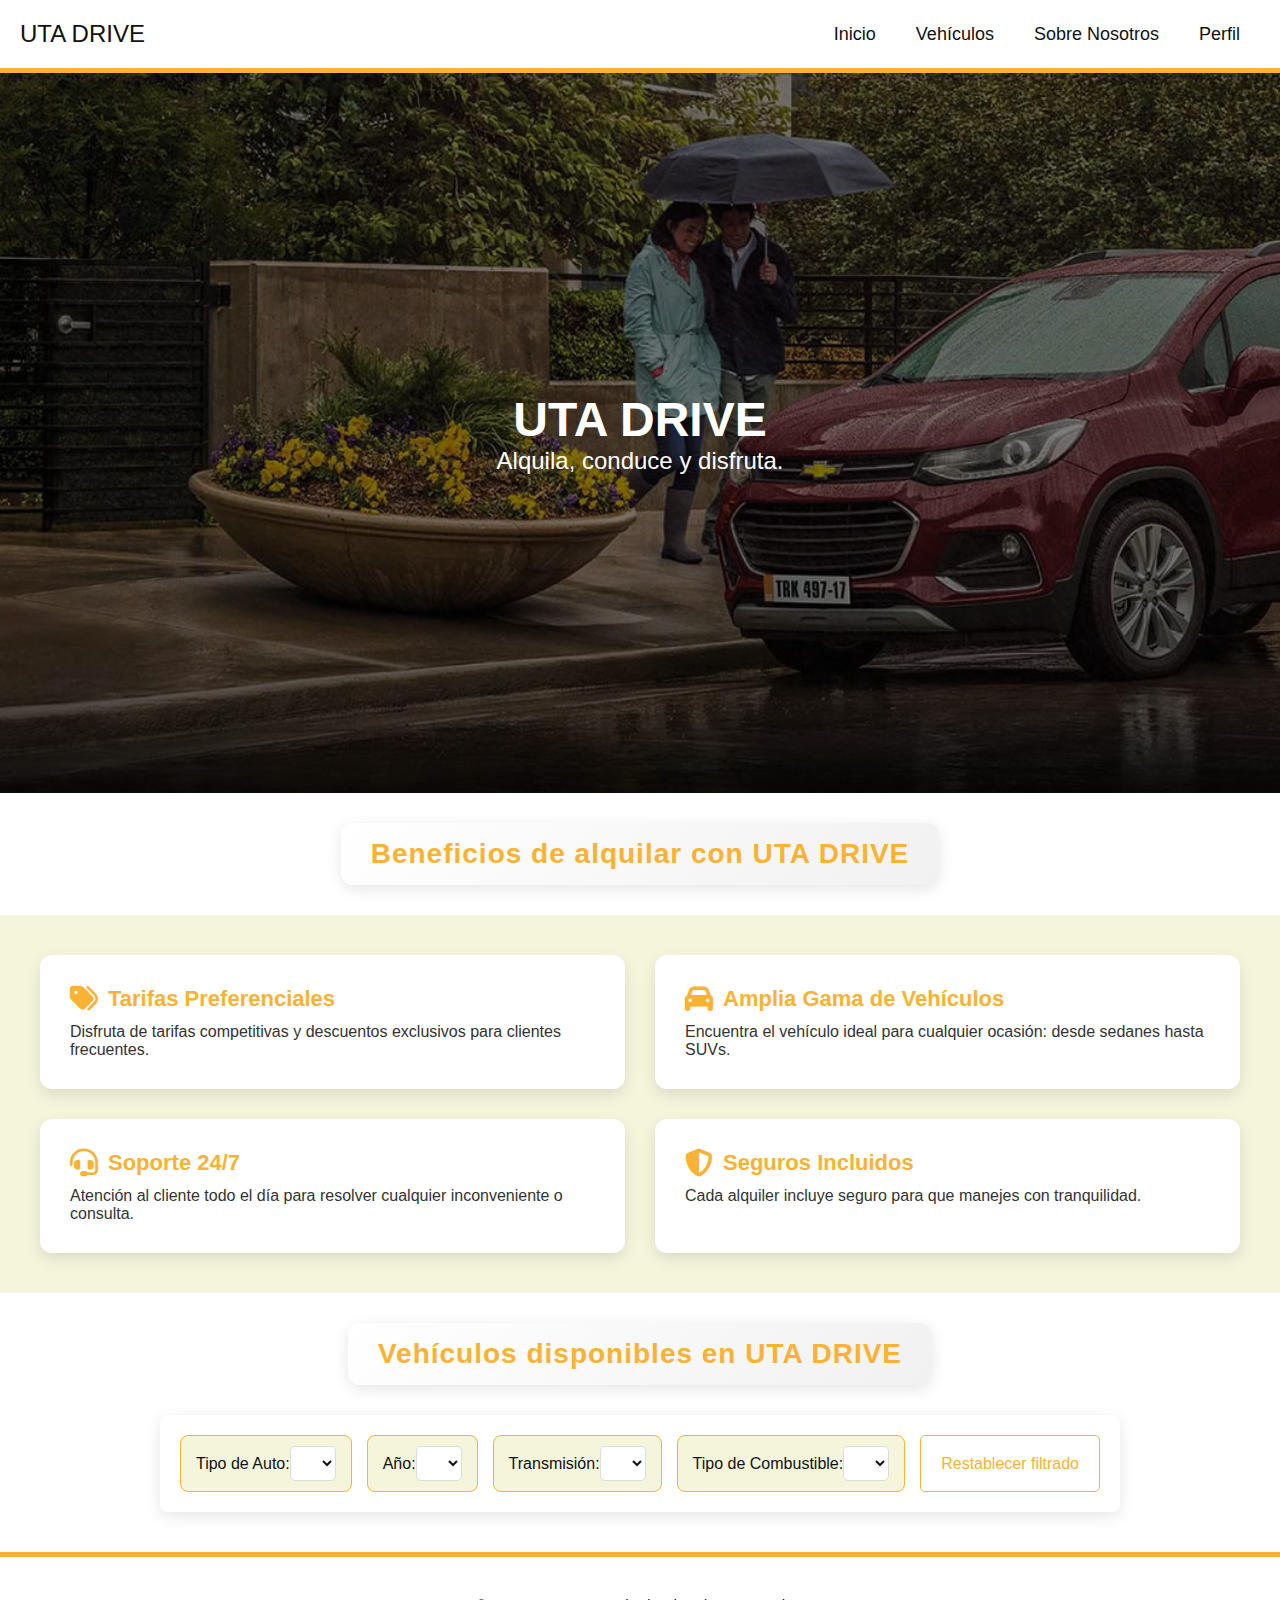
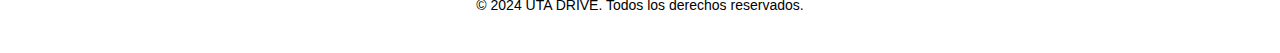
<file: app-Alquiler-Autos/vista/index.html>
<!DOCTYPE html>
<html lang="en">
<head>
    <meta charset="UTF-8">
    <meta name="viewport" content="width=device-width, initial-scale=1.0">
    <title>UTA DRIVE</title>
    <link rel="stylesheet" href="../estilos/estilos.css">
    <link rel="stylesheet" href="https://cdnjs.cloudflare.com/ajax/libs/font-awesome/6.5.1/css/all.min.css" integrity="sha384-..." crossorigin="anonymous">
    <script src="https://ajax.googleapis.com/ajax/libs/jquery/3.6.0/jquery.min.js"></script>
</head>

<body>
    <header class="site-header">
        <div class="logo">
            <a href="#">UTA DRIVE</a>
        </div>
        <div class="hamburger" id="hamburger">
            <div></div>
            <div></div>
            <div></div>
        </div>
        <nav class="nav-menu">
            <ul>
                <li><a href="#">Inicio</a></li>
                <li><a href="#">Vehículos</a></li>
                <li><a href="#">Sobre Nosotros</a></li>
                <li class="perfil-menu">
                    <a href="#" id="perfilLink">Perfil</a>
                    <ul class="submenu">
                        <li><a href="../vista/login.html" id="login"><i class="fa-solid fa-user"></i> Iniciar Sesión</a></li>
                        <li><a href="#" id="misReservas" style="display: none;"><i class="fas fa-calendar-alt"></i> Mis Reservas</a></li>
                        <li><a href="#" id="logout" style="display: none;"><i class="fas fa-sign-out-alt"></i> Cerrar Sesión</a></li>
                    </ul>
                </li>
            </ul>
        </nav>
    </header>

    <section class="hero-section">
        <img src="../Imagenes/tracker.jpg" alt="Hero Image">
        <div class="hero-text">
            <h1>UTA DRIVE</h1>
            <p>Alquila, conduce y disfruta.</p>
        </div>
    </section>

    <div class="title-container">
        <h2>Beneficios de alquilar con UTA DRIVE</h2>
    </div>
    <section class="benefits-section">
        <div class="benefit">
            <h3><i class="fas fa-tags"></i> Tarifas Preferenciales</h3>
            <p>Disfruta de tarifas competitivas y descuentos exclusivos para clientes frecuentes.</p>
        </div>
        <div class="benefit">
            <h3><i class="fas fa-car"></i> Amplia Gama de Vehículos</h3>
            <p>Encuentra el vehículo ideal para cualquier ocasión: desde sedanes hasta SUVs.</p>
        </div>
        <div class="benefit">
            <h3><i class="fas fa-headset"></i> Soporte 24/7</h3>
            <p>Atención al cliente todo el día para resolver cualquier inconveniente o consulta.</p>
        </div>
        <div class="benefit">
            <h3><i class="fas fa-shield-alt"></i> Seguros Incluidos</h3>
            <p>Cada alquiler incluye seguro para que manejes con tranquilidad.</p>
        </div>
    </section>

    <div class="title-container">
        <h2>Vehículos disponibles en UTA DRIVE</h2>
    </div>
    <div class="filter-container">
        <div class="filter-item">
            <label for="tipoAuto">Tipo de Auto:</label>
            <select id="tipoAuto">
               
            </select>
        </div>
    
        <div class="filter-item">
            <label for="anio">Año:</label>
            <select id="anio">
                
            </select>
        </div>
    
        <div class="filter-item">
            <label for="transmision">Transmisión:</label>
            <select id="transmision">   
            </select>
        </div>
    
        <div class="filter-item">
            <label for="combustible">Tipo de Combustible:</label>
            <select id="combustible">
               
            </select>
        </div>
        <button id="resetFilters" class="restablecerFiltros">Restablecer filtrado</button>

    </div>
    
    <div class="cards-container">
        <!-- Las tarjetas de vehículos se cargarán aquí dinámicamente -->
    </div>

    <footer class="site-footer">
        <div class="footer-content">
            <p>&copy; 2024 UTA DRIVE. Todos los derechos reservados.</p>
        </div>
    </footer>

    <script>
        document.addEventListener("DOMContentLoaded", function() {
            var nombreUsuario = localStorage.getItem('nombreUsuario');
            var loginLink = document.getElementById('login');
            var misReservasLink = document.getElementById('misReservas');
            var logoutLink = document.getElementById('logout');
    
            if (nombreUsuario) {
                misReservasLink.style.display = 'inline'; 
                logoutLink.style.display = 'inline'; 
                loginLink.style.display = 'none';  
                
                var perfilMenu = document.querySelector('.perfil-menu > a');
                perfilMenu.innerText = nombreUsuario; 
            } else {
                loginLink.style.display = 'inline'; 
                misReservasLink.style.display = 'none'; 
                logoutLink.style.display = 'none'; 
            }
    
            cargarOpcionesCombobox('http://localhost/app-Alquiler-Autos/backend/apiRestCards.php', 'tipoAuto', 'obtenerTiposVehiculos', 'tipo_vehiculo');
            cargarOpcionesCombobox('http://localhost/app-Alquiler-Autos/backend/apiRestCards.php', 'anio', 'obtenerAniosVehiculos', 'año_vehiculo');
            cargarOpcionesCombobox('http://localhost/app-Alquiler-Autos/backend/apiRestCards.php', 'transmision', 'obtenerTransmisiones', 'transmision_vehiculo');
            cargarOpcionesCombobox('http://localhost/app-Alquiler-Autos/backend/apiRestCards.php', 'combustible', 'obtenerCombustibles', 'combustible_vehiculo');
    
            cargarVehiculos();
    
            // Agregar eventos de cambio para los selectores de filtro
            document.getElementById('tipoAuto').addEventListener('change', filtrarVehiculos);
            document.getElementById('anio').addEventListener('change', filtrarVehiculos);
            document.getElementById('transmision').addEventListener('change', filtrarVehiculos);
            document.getElementById('combustible').addEventListener('change', filtrarVehiculos);
    
            // Agregar evento para el botón de restablecer filtros
            document.getElementById('resetFilters').addEventListener('click', function() {
                // Restablecer todos los selectores a "Todos"
                document.getElementById('tipoAuto').value = '';
                document.getElementById('anio').value = '';
                document.getElementById('transmision').value = '';
                document.getElementById('combustible').value = '';
    
                // Llamar a la función de filtrado para mostrar todos los vehículos
                filtrarVehiculos();
            });
        });
    
        function cargarVehiculos() {
            $.ajax({
                url: 'http://localhost/app-Alquiler-Autos/backend/apiRestCards.php',
                method: 'GET',
                data: { action: 'obtenerVehiculos' },
                dataType: 'json',
                success: function(vehiculos) {
                    const cardsContainer = document.querySelector('.cards-container');
                    cardsContainer.innerHTML = ''; 
                    
                    vehiculos.forEach(vehiculo => {
                        const card = document.createElement('div');
                        card.classList.add('card');
                        
                        card.setAttribute('data-tipo', vehiculo.tipo_vehiculo);
                        card.setAttribute('data-anio', vehiculo.año_vehiculo);
                        card.setAttribute('data-transmision', vehiculo.transmision_vehiculo);
                        card.setAttribute('data-combustible', vehiculo.combustible_vehiculo);
    
                        card.innerHTML = `
    <h2>${vehiculo.titulo_vehiculo}</h2>
    <img src="../fotosVehiculos/${vehiculo.imagen_vehiculo}" alt="Imagen de ${vehiculo.titulo_vehiculo}" 
         onerror="this.onerror=null; this.src='../fotosVehiculos/default.jpg'">
    
    <p>Marca: ${vehiculo.marca_vehiculo} | Modelo: ${vehiculo.modelo_vehiculo}</p>
    <p>Año: ${vehiculo.año_vehiculo} | Color: ${vehiculo.color_vehiculo}</p>
    <p>Transmisión: ${vehiculo.transmision_vehiculo} | Combustible: ${vehiculo.combustible_vehiculo}</p>
    <p>Precio: $${vehiculo.precio_vehiculo}</p>
`;
                        
                        cardsContainer.appendChild(card);
                    });
                },
                error: function(error) {
                    console.error("Error al obtener vehículos:", error);
                }
            });
        }
    
        function cargarOpcionesCombobox(apiUrl, comboboxId, action, field) {
            $.ajax({
                url: `${apiUrl}?action=${action}`,
                method: 'GET',
                dataType: 'json',
                success: function(data) {
                    const combobox = document.getElementById(comboboxId);
                    combobox.innerHTML = '<option value="">Todos</option>'; 
                    data.forEach(item => {
                        const option = document.createElement('option');
                        option.value = item[field];
                        option.textContent = item[field];
                        combobox.appendChild(option);
                    });
                },
                error: function(error) {
                    console.error(`Error al cargar ${comboboxId}:`, error);
                }
            });
        }
    
        function filtrarVehiculos() {
            const tipo = document.getElementById('tipoAuto').value;
            const anio = document.getElementById('anio').value;
            const transmision = document.getElementById('transmision').value;
            const combustible = document.getElementById('combustible').value;
    
            const cards = document.querySelectorAll('.card');
    
            cards.forEach(card => {
                const cardTipo = card.getAttribute('data-tipo');
                const cardAnio = card.getAttribute('data-anio');
                const cardTransmision = card.getAttribute('data-transmision');
                const cardCombustible = card.getAttribute('data-combustible');
    
                const mostrar = 
                    (tipo === "" || cardTipo === tipo) &&
                    (anio === "" || cardAnio === anio) &&
                    (transmision === "" || cardTransmision === transmision) &&
                    (combustible === "" || cardCombustible === combustible);
    
                card.style.display = mostrar ? "block" : "none";
            });
        }
    
        document.getElementById('logout').addEventListener('click', function() {
            localStorage.removeItem('nombreUsuario'); 
            window.location.href = 'index.html'; 
        });
    </script>
    
    
</body>
</html>
</file>
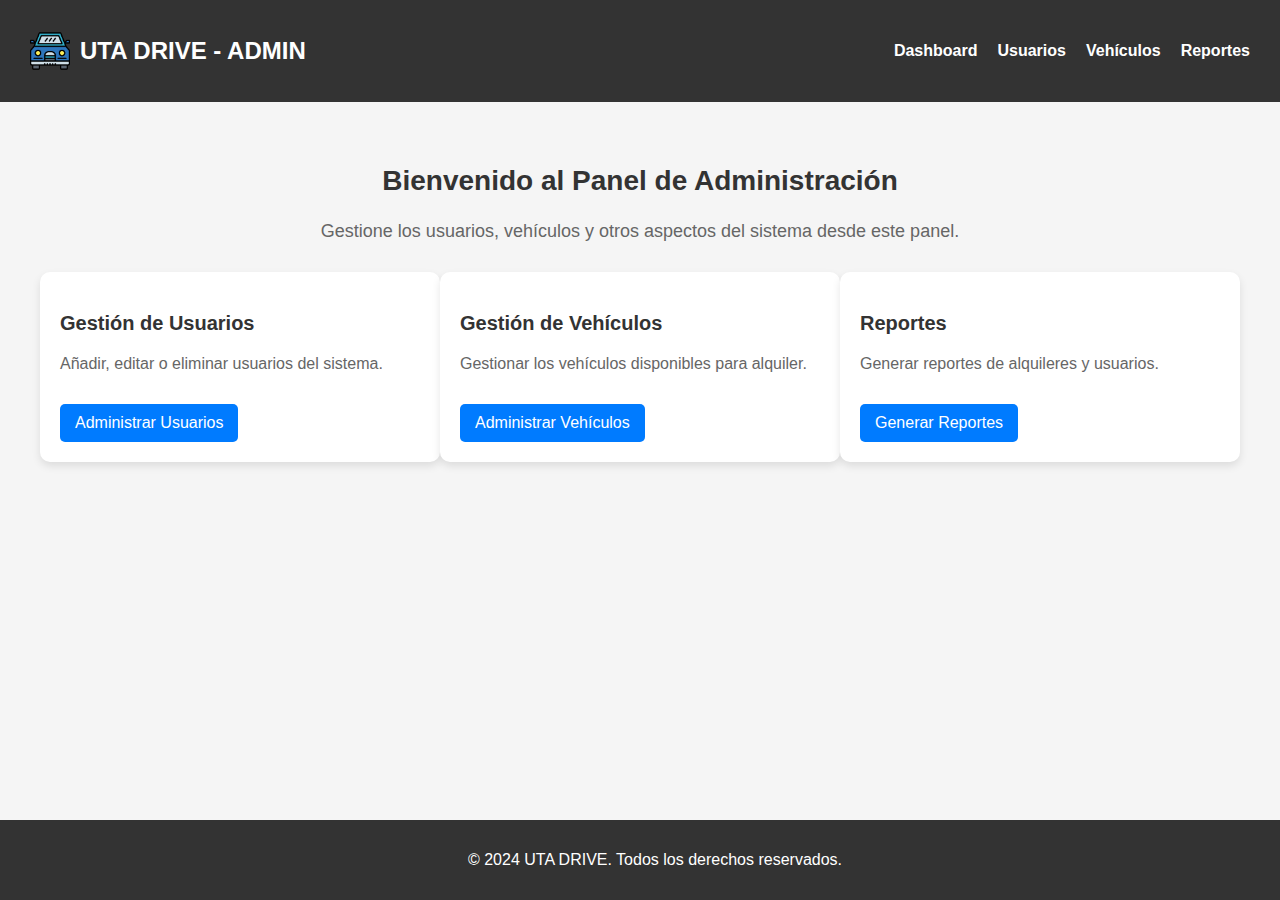
<file: app-Alquiler-Autos/vista/administrador.html>
<!DOCTYPE html>
<html lang="en">
<head>
    <meta charset="UTF-8">
    <meta name="viewport" content="width=device-width, initial-scale=1.0">
    <title>Panel de Administración - UTA DRIVE</title>
    <link rel="stylesheet" href="../estilos/estilosAdmin.css"> <!-- Aquí enlazas el archivo CSS exclusivo para el admin -->
</head>
<body class="body-section">

    <!-- Header de la página del administrador -->
    <header class="header-section">
        <div class="header-left">
            <h1><img src="../Imagenes/iconoAuto.png" alt="Icono Carro" class="icono-carro"> UTA DRIVE - ADMIN</h1>
        </div>
        <nav class="header-right">
            <ul>
                <li><a href="administrador.html">Dashboard</a></li>
                <li><a href="gestionEmpleados.html">Usuarios</a></li>
                <li><a href="gestionVehiculos.html">Vehículos</a></li>
                <li><a href="#">Reportes</a></li>
            </ul>
        </nav>
    </header>

    <!-- Sección principal con contenido del administrador -->
    <section class="admin-main-section">
        <div class="admin-dashboard">
            <h2>Bienvenido al Panel de Administración</h2>
            <p>Gestione los usuarios, vehículos y otros aspectos del sistema desde este panel.</p>
            
            <!-- Tarjetas con las gestiones del administrador -->
            <div class="admin-card-container">
                <div class="admin-card">
                    <h3>Gestión de Usuarios</h3>
                    <p>Añadir, editar o eliminar usuarios del sistema.</p>
                    <button class="admin-button" onclick="window.location.href='gestionEmpleados.html'">Administrar Usuarios</button>

                </div>

                <div class="admin-card">
                    <h3>Gestión de Vehículos</h3>
                    <p>Gestionar los vehículos disponibles para alquiler.</p>
                    <button class="admin-button" onclick="window.location.href='gestionVehiculos.html'">Administrar Vehículos</button>
                </div>

                <div class="admin-card">
                    <h3>Reportes</h3>
                    <p>Generar reportes de alquileres y usuarios.</p>
                    <button class="admin-button">Generar Reportes</button>
                </div>
            </div>
        </div>
    </section>

    <!-- Footer del administrador -->
    <footer class="footer-section">
        <p>&copy; 2024 UTA DRIVE. Todos los derechos reservados.</p>
    </footer>

</body>
</html>
</file>
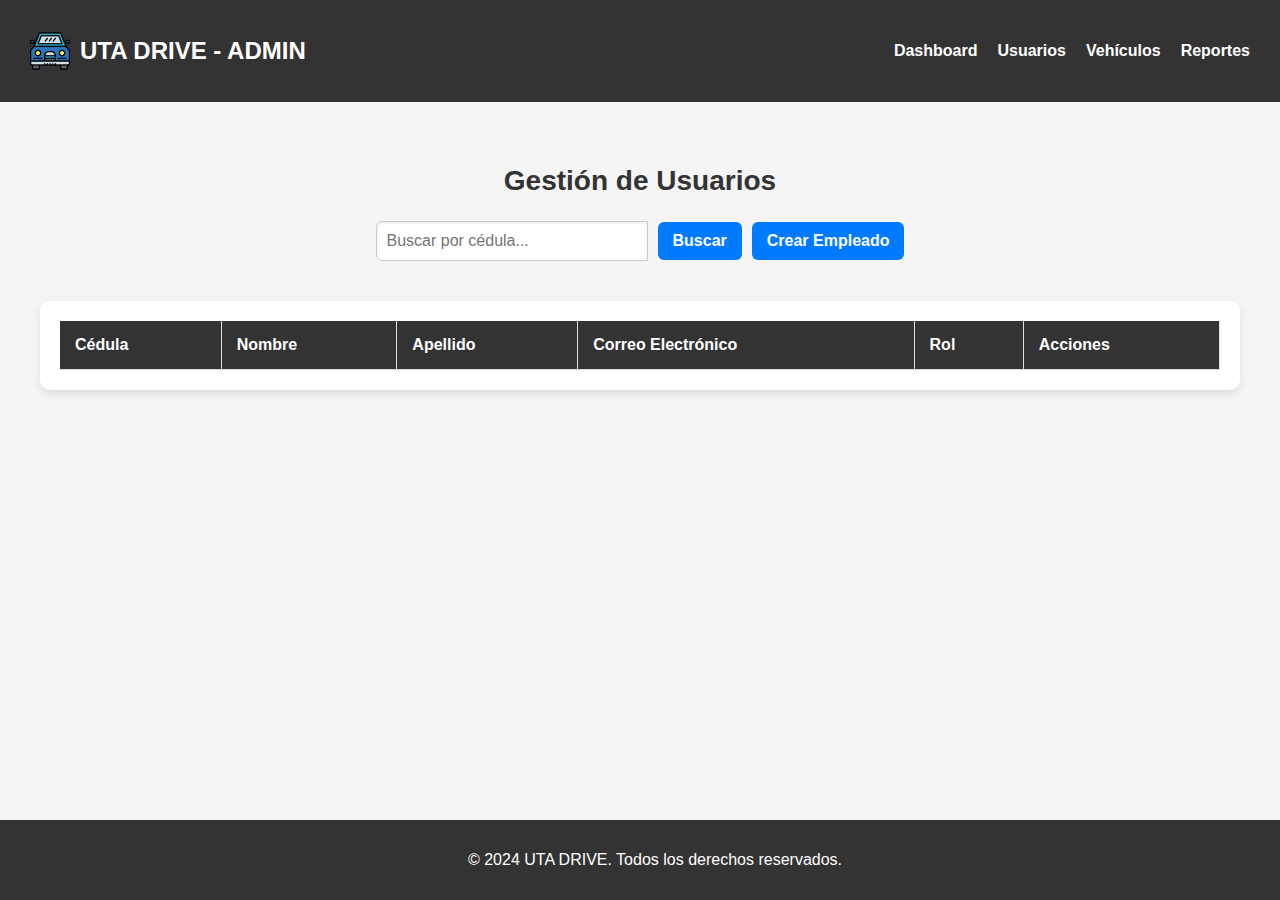
<file: app-Alquiler-Autos/vista/gestionEmpleados.html>
<!DOCTYPE html>
<html lang="es">
<head>
    <meta charset="UTF-8" />
    <meta name="viewport" content="width=device-width, initial-scale=1.0" />
    <title>Gestión de Usuarios - UTA DRIVE</title>
    <link rel="stylesheet" href="../estilos/estilosAdmin.css" />
    <script src="https://ajax.googleapis.com/ajax/libs/jquery/3.6.0/jquery.min.js"></script>
    <link rel="stylesheet" href="https://cdnjs.cloudflare.com/ajax/libs/font-awesome/6.0.0-beta3/css/all.min.css" />
</head>
<body class="body-section">
    <header class="header-section">
        <div class="header-left">
            <h1>
                <img src="../Imagenes/iconoAuto.png" alt="Icono Carro" class="icono-carro" />
                UTA DRIVE - ADMIN
            </h1>
        </div>
        <nav class="header-right">
            <ul>
                <li><a href="administrador.html">Dashboard</a></li>
                <li><a href="gestionEmpleados.html">Usuarios</a></li>
                <li><a href="gestionVehiculos.html">Vehículos</a></li>
                <li><a href="#">Reportes</a></li>
            </ul>
        </nav>
    </header>

    <section class="admin-main-section">
        <div class="admin-dashboard">
            <h2 id="gestionUsuarios">Gestión de Usuarios</h2>
            <div class="admin-dashboard">
                <div class="acciones-contenedor">
                    <input type="text" id="searchInput" placeholder="Buscar por cédula..." />
                    <button class="search-button" id="buscarEmpleadoBtn">Buscar</button>
                    <button id="crearEmpleadoBtn">Crear Empleado</button>
                </div>
            </div>
            
            <div class="modal" id="modalEmpleado" style="display:none;">
                <div class="modal-content">
                    <!-- Aquí está la X para cerrar el modal -->
                    <span class="close-btn">&times;</span>
                    <h3>Agregar Nuevo Empleado</h3>
                    <form id="registroEmpleado" class="registroEmpleados">
                        <input type="hidden" name="accion" value="registrarEmpleado" />
            
                        <div class="form-group">
                            <label for="cedulaEmpleado">Cédula:</label>
                            <input type="text" id="cedulaEmpleado" name="cedula_Empleado" placeholder="Ingrese la cédula" required />
                        </div>
            
                        <div class="form-group">
                            <label for="nombreEmpleado">Nombre:</label>
                            <input type="text" id="nombreEmpleado" name="nombre_Empleado" placeholder="Ingrese el nombre" required />
                        </div>
            
                        <div class="form-group">
                            <label for="apellidoEmpleado">Apellido:</label>
                            <input type="text" id="apellidoEmpleado" name="apellido_Empleado" placeholder="Ingrese el apellido" required />
                        </div>
            
                        <div class="form-group">
                            <label for="correoEmpleado">Correo Electrónico:</label>
                            <input type="email" id="correoEmpleado" name="correo_Empleado" placeholder="Ingrese el correo electrónico" required />
                        </div>
            
                        <div class="form-group">
                            <label for="contrasenaEmpleado">Contraseña:</label>
                            <div class="password-container">
                                <input type="password" id="contrasenaEmpleado" name="clave_Empleado" placeholder="Ingrese la contraseña" required />
                                <i id="togglePassword" class="fas fa-eye"></i> <!-- Icono para mostrar/ocultar -->
                            </div>
                        </div>
            
                        <div class="form-group">
                            <label for="rol">Rol:</label>
                            <select id="rol" name="rol" required>
                                
                            </select>
                        </div>
            
                        <button type="submit" class="registrate-button">Agregar Empleado</button>
                    </form>
                </div>
            </div>
            

            <div class="usuarios-lista">
                <table>
                    <thead>
                        <tr>
                            <th>Cédula</th>
                            <th>Nombre</th>
                            <th>Apellido</th>
                            <th>Correo Electrónico</th>
                            <th>Rol</th>
                            <th>Acciones</th>
                        </tr>
                    </thead>
                    <tbody id="tablaUsuarios">
                        <!-- Aquí se generarán las filas de los usuarios -->
                    </tbody>
                </table>
            </div>
        </div>
    </section>

    <footer class="footer-section">
        <p>&copy; 2024 UTA DRIVE. Todos los derechos reservados.</p>
    </footer>

    <script>
      $(document).ready(function () {
    // Llamar a la función para cargar los datos inicialmente
    cargarDatos();
    $("#togglePassword").on("click", function () {
        var passwordField = $("#contrasenaEmpleado");
        var type = passwordField.attr("type") === "password" ? "text" : "password";
        passwordField.attr("type", type);

        // Cambiar el ícono dependiendo del estado de la contraseña
        $(this).toggleClass("fa-eye fa-eye-slash");
    });

    // Mostrar el modal de creación de empleados
    $("#crearEmpleadoBtn").on("click", function () {
        $("#modalEmpleado").show(); // Mostrar el modal
        $("#registroEmpleado")[0].reset();
        $("#registroEmpleado").data("accion", "crear"); // Indicar que es una creación
        $("#cedulaEmpleado").prop("readonly", false);
        $(".registrate-button").text("Crear Empleado");
        cargarRoles();
    });

    // Cerrar el modal
    $(".close-btn").on("click", function () {
        $("#modalEmpleado").hide(); // Ocultar el modal
        $("#registroEmpleado")[0].reset(); // Limpiar los campos del formulario
    });

    $(window).on("click", function (event) {
        if ($(event.target).is("#modalEmpleado")) {
            $("#modalEmpleado").hide(); // Ocultar el modal
        }
    });

    // Enviar formulario de registro o edición de empleado
    $("#registroEmpleado").on("submit", function (event) {
        event.preventDefault();
        var formData = $(this).serialize();
        var accion = $(this).data("accion");

        $.ajax({
            type: "POST",
            url: "http://localhost/app-Alquiler-Autos/backend/apiRest.php",
            data: formData + "&accion=" + (accion === "editar" ? "editarEmpleado" : "registrarEmpleado"),
            dataType: "json",
            success: function (respuesta) {
                alert(respuesta.mensaje);
                cargarDatos(); // Recargar datos después de registrar o editar
                $("#modalEmpleado").hide();
            },
            error: function (xhr) {
                alert("Hubo un error al " + (accion === "editar" ? "editar" : "registrar") + " el empleado.");
            },
        });
    });

    // Buscar empleado por cédula
    $("#buscarEmpleadoBtn").on("click", function () {
            var cedula = $("#searchInput").val().trim();
            if (cedula) {
                $.ajax({
                    type: "GET",
                    url: "http://localhost/app-Alquiler-Autos/backend/apiRest.php",
                    data: { accion: "buscarEmpleadoPorCedula", cedula_Empleado: cedula },
                    dataType: "json",
                    success: function (respuesta) {
                $("#tablaUsuarios").empty(); // Limpiar la tabla antes de cargar los nuevos resultados
                if (respuesta.mensaje) {
                    $("#tablaUsuarios").append(`<tr><td colspan="6">${respuesta.mensaje}</td></tr>`);
                } else {
                    var fila = `<tr>
                        <td>${respuesta.cedula_Empleado}</td>
                        <td>${respuesta.nombre_Empleado}</td>
                        <td>${respuesta.apellido_Empleado}</td>
                        <td>${respuesta.correo_Empleado}</td>
                        <td>${respuesta.rol}</td>
                        <td>
                            <button class="editar-btn" data-id="${respuesta.cedula_Empleado}"><i class="fa-solid fa-user-pen"></i></button>
                            <button class="eliminar-btn" data-id="${respuesta.cedula_Empleado}"><i class="fas fa-trash-alt"></i></button>
                        </td>
                    </tr>`;
                    $("#tablaUsuarios").append(fila); // Agregar los datos a la tabla
                }
            },
            error: function (xhr) {
                console.error("Error al realizar la búsqueda:", xhr.responseText);
            }
                });
            } else {
                cargarDatos();
            }
        });


    // Función para cargar los datos de los empleados
    function cargarDatos() {
     $("#tablaUsuarios").empty(); // Limpiar la tabla antes de cargar los nuevos datos
     $.ajax({
         type: "GET",
         url: "http://localhost/app-Alquiler-Autos/backend/apiRest.php", // Ruta de la API
         data: {  accion: "seleccionarEmpleado"}, 
         dataType: "json",
         success: function (respuesta) {
            
             if (respuesta.length > 0) {
                 respuesta.forEach(function (element) {
                     var fila = `<tr>
                         <td>${element.cedula_Empleado}</td>
                         <td>${element.nombre_Empleado}</td>
                         <td>${element.apellido_Empleado}</td>
                         <td>${element.correo_Empleado}</td>
                         <td>${element.rol}</td>
                         <td>
                             <button class="editar-btn" data-id="${element.cedula_Empleado}"><i class="fa-solid fa-user-pen"></i></button>
                             <button class="eliminar-btn" data-id="${element.cedula_Empleado}"><i class="fas fa-trash-alt"></i></button>
                         </td>
                     </tr>`;
                     $("#tablaUsuarios").append(fila); // Agregar los datos a la tabla
                 });
             } else {
                 $("#tablaUsuarios").append('<tr><td colspan="6">No hay usuarios registrados</td></tr>');
             }
         },
         error: function (xhr) {
             console.error("Error al cargar los datos:", xhr.responseText);
         }
     });
 }


   

    // Función para abrir el modal y cargar los datos para edición
    $(document).on("click", ".editar-btn", function () {
        var cedula = $(this).data("id");
        $.ajax({
            type: "GET",
            url: "http://localhost/app-Alquiler-Autos/backend/apiRest.php",
            data: { accion: "obtenerEmpleado", cedula_Empleado: cedula },
            dataType: "json",
            success: function (empleado) {
                if (empleado) {
                    $("#cedulaEmpleado").val(empleado.cedula_Empleado).prop("readonly", true);
                    $("#nombreEmpleado").val(empleado.nombre_Empleado);
                    $("#apellidoEmpleado").val(empleado.apellido_Empleado);
                    $("#correoEmpleado").val(empleado.correo_Empleado);
                  //  $("#contrasenaEmpleado").val(empleado.clave_Empleado);
                  $("#contrasenaEmpleado").val("");
                  cargarRoles();
                    $("#rol").val(empleado.rol);
                    $("#registroEmpleado").data("accion", "editar");
                    $(".registrate-button").text("Actualizar Datos");
                    $("#modalEmpleado").show();
                } else {
                    alert("No se encontraron los datos del empleado.");
                }
            },
            error: function (xhr) {
                console.error("Error al cargar los datos del empleado:", xhr.responseText);
            },
        });
    });
       // Función de búsqueda por cédula
       $(".search-button").on("click", function () {
        var cedulaEmpleado = $("#searchInput").val().trim(); // Obtener el valor del input de búsqueda
        if (cedulaEmpleado) {
            // Si hay cédula proporcionada, buscar el empleado
            $.ajax({
                type: "GET",
                url: "http://localhost/app-Alquiler-Autos/backend/apiRest.php",
                data: { accion: "buscarEmpleado", cedula_Empleado: cedulaEmpleado },
                dataType: "json",
                success: function (respuesta) {
                    $("#tablaUsuarios").empty(); // Limpiar la tabla antes de cargar los nuevos resultados
                    if (respuesta.mensaje) {
                        $("#tablaUsuarios").append(`<tr><td colspan="6">${respuesta.mensaje}</td></tr>`);
                    } else {
                        var fila = `<tr>
                            <td>${respuesta.cedula_Empleado}</td>
                            <td>${respuesta.nombre_Empleado}</td>
                            <td>${respuesta.apellido_Empleado}</td>
                            <td>${respuesta.correo_Empleado}</td>
                            <td>${respuesta.rol}</td>
                            <td>
                                <button class="editar-btn" data-id="${respuesta.cedula_Empleado}"><i class="fa-solid fa-user-pen"></i></button>
                                <button class="eliminar-btn" data-id="${respuesta.cedula_Empleado}"><i class="fas fa-trash-alt"></i></button>
                            </td>
                        </tr>`;
                        $("#tablaUsuarios").append(fila); // Agregar los datos a la tabla
                    }
                    $("#searchInput").val('');
                },
                error: function (xhr) {
                    console.error("Error al realizar la búsqueda:", xhr.responseText);
                }
            });
        } else {
           // alert("Por favor ingresa una cédula.");
        }
    });

    // Función para eliminar un empleado
    $(document).on("click", ".eliminar-btn", function () {
        var cedula = $(this).data("id");

        if (confirm("¿Estás seguro de que deseas eliminar este empleado?")) {
            $.ajax({
                type: "POST",
                url: "http://localhost/app-Alquiler-Autos/backend/apiRest.php",
                data: {
                    accion: "eliminarEmpleado",
                    cedula_Empleado: cedula,
                },
                dataType: "json",
                success: function (respuesta) {
                    alert(respuesta.mensaje);
                    cargarDatos();
                },
                error: function (xhr) {
                    alert("Hubo un error al eliminar el empleado.");
                },
            });
        }
    });

    // Función para cargar los roles dinámicamente
    function cargarRoles() {
        $.ajax({
            type: "GET",
            url: "http://localhost/app-Alquiler-Autos/backend/apiRest.php",
            data: { accion: "obtenerRoles" },
            dataType: "json",
            success: function (roles) {
                $("#rol").empty();
                roles.forEach(function (rol) {
                    $("#rol").append(`<option value="${rol.rol}">${rol.rol}</option>`);
                });
            },
            error: function (xhr) {
                console.error("Error al cargar los roles:", xhr.responseText);
            },
        });
    }
});


    </script>
    
      
</body>
</html>
</file>
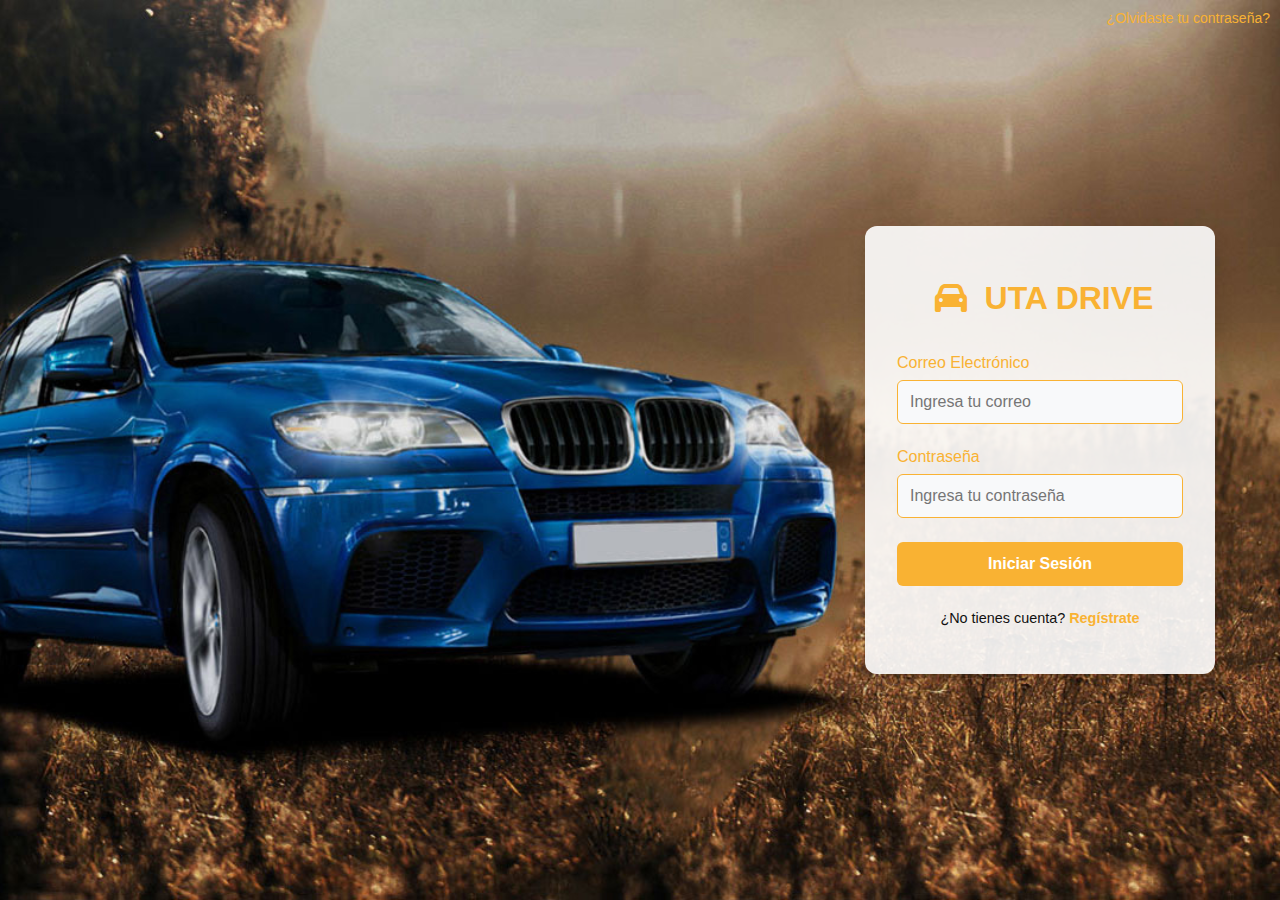
<file: app-Alquiler-Autos/vista/login.html>
<!DOCTYPE html>
<html lang="es">
<head>
    <meta charset="UTF-8">
    <meta name="viewport" content="width=device-width, initial-scale=1.0">
    <title>Login UTA DRIVE</title>
    <script src="https://ajax.googleapis.com/ajax/libs/jquery/3.6.0/jquery.min.js"></script>
    <link href="https://fonts.googleapis.com/css2?family=Poppins:wght@400;600&display=swap" rel="stylesheet">
    <link rel="stylesheet" href="https://cdnjs.cloudflare.com/ajax/libs/font-awesome/6.0.0-beta3/css/all.min.css">
    <link rel="stylesheet" href="../estilos/estilos.css">
</head>
<body class="login-body">
    <div class="login-container">
        <a href="recuperarContrasena.html" class="forgot-password">¿Olvidaste tu contraseña?</a>
        <h1 class="login-title"><i class="fas fa-car"></i> UTA DRIVE</h1>
        <form id="loginForm" class="login-form">
            <label for="email" class="login-label">Correo Electrónico</label>
            <input type="email" id="email" name="correo_Registro" placeholder="Ingresa tu correo" required class="login-input-field">
            
            <label for="password" class="login-label">Contraseña</label>
            <input type="password" id="password" name="clave_Registro" placeholder="Ingresa tu contraseña" required class="login-input-field">
            
            <button type="submit" class="login-button">Iniciar Sesión</button>
        </form>
        <p class="login-paragraph">¿No tienes cuenta? <a href="registro.html" class="login-link">Regístrate</a></p>
    </div>

    <script>
        $(document).ready(function() {
            $('#loginForm').on('submit', function(event) {
                event.preventDefault(); // Evita el envío tradicional del formulario
    
                // Obtiene los datos del formulario y añade el parámetro 'accion'
                var formData = $(this).serialize() + '&accion=loginUsuario';
    
                $.ajax({
                    type: "POST",
                    url: "http://localhost/app-Alquiler-Autos/backend/apiRest.php", // Cambia a la ruta correcta
                    data: formData,
                    dataType: 'json',
                    success: function(respuesta) {
                                alert(respuesta.mensaje); // Muestra el mensaje del backend

                                // Redirigir si el inicio de sesión es exitoso
                                if (respuesta.mensaje === 'Usuario autenticado') {
                                    // Limpiar los campos del formulario
                                    $('#email').val('');
                                    $('#password').val('');
                                    
                                    // Almacenar el nombre del usuario
                                    localStorage.setItem('nombreUsuario', respuesta.nombre);

                                    window.location.href = 'index.html'; // Cambia a la página de inicio deseada
                                }
                    },
                    error: function(xhr, status, error) {
                        console.error('Error:', error);
                        alert('Hubo un error al iniciar scion.');
                    }
                });
            });
        });
    </script>
</body>
</html>
</file>
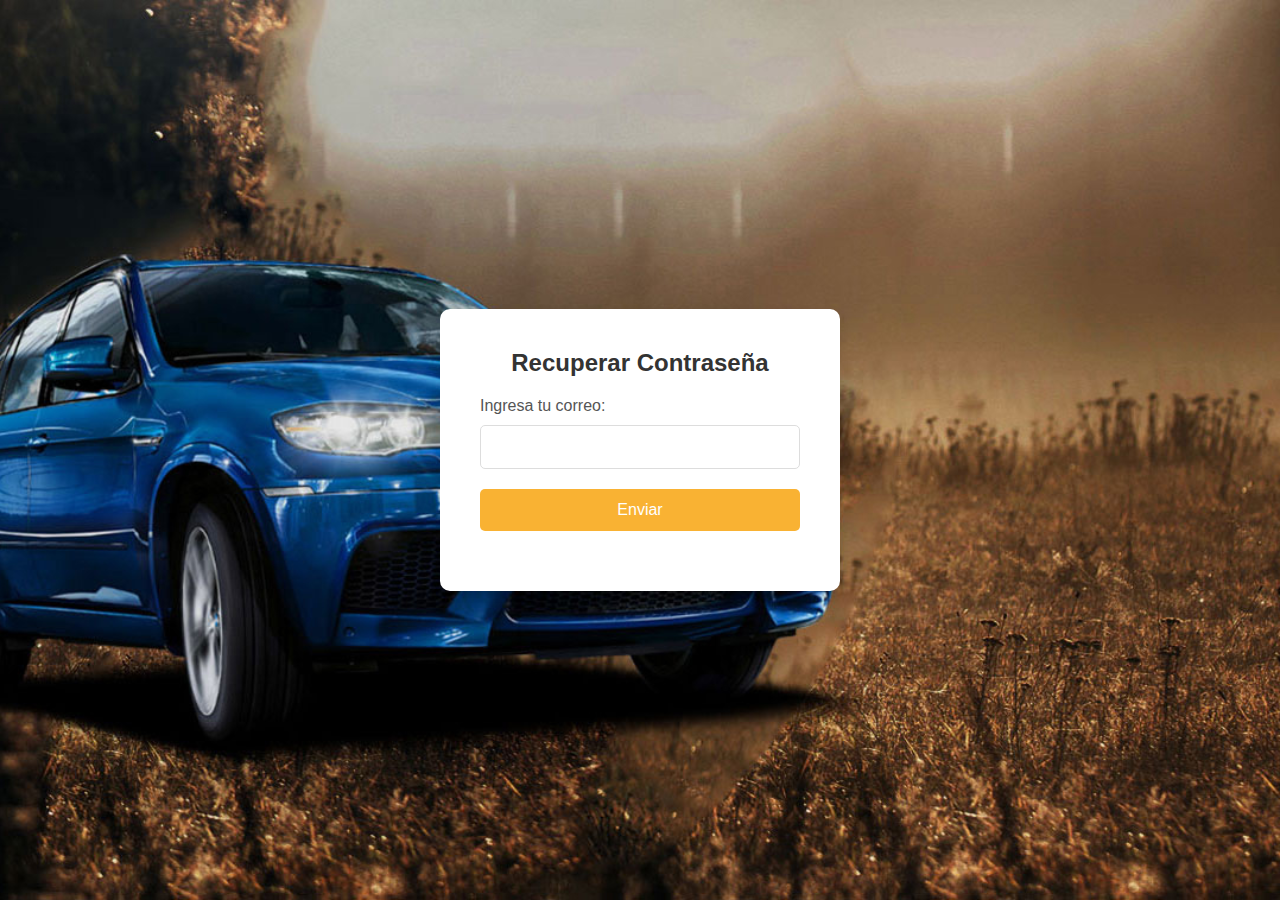
<file: app-Alquiler-Autos/vista/recuperarContrasena.html>
<!DOCTYPE html>
<html lang="en">
<head>
    <meta charset="UTF-8">
    <meta name="viewport" content="width=device-width, initial-scale=1.0">
    <title>Recuperar Contraseña</title>
    <script src="https://ajax.googleapis.com/ajax/libs/jquery/3.6.0/jquery.min.js"></script>
    <link href="https://fonts.googleapis.com/css2?family=Poppins:wght@400;600&display=swap" rel="stylesheet">
    <link rel="stylesheet" href="https://cdnjs.cloudflare.com/ajax/libs/font-awesome/6.0.0-beta3/css/all.min.css">
    <link rel="stylesheet" href="../estilos/estilos.css">
    <script>
        $(document).ready(function() {
            $('#recoverPasswordForm').on('submit', function(event) {
                event.preventDefault(); // Previene la recarga de la página

                $.ajax({
                    url: 'http://localhost/app-Alquiler-Autos/backend/apiRest.php',

                            method: 'POST',
                            data: {
                                accion: 'recuperarContrasena',
                                email: $('#email').val()
                            },
                            dataType: 'json', // Asegúrate de que se espera un JSON
                            success: function(response) {
                                if (response.mensaje) {
                                    $('#message').html(response.mensaje);
                                } else {
                                    $('#message').html('Error desconocido.');
                                }
                            },
                            error: function(jqXHR, textStatus, errorThrown) {
                                console.log(jqXHR.responseText); // Añade esto para ver la respuesta completa
                                $('#message').html('Error en la solicitud: ' + textStatus);
                            }
                        });
            });
        });
    </script>
</head>
<body class="login-body">
    <div class="recover-password-form">
        <h2>Recuperar Contraseña</h2>
        <form id="recoverPasswordForm" method="POST">
            <label for="email">Ingresa tu correo:</label>
            <input type="email" id="email" name="email" required>
            <button type="submit">Enviar</button>
        </form>
        <div id="message"></div>
    </div>
</body>
</html>
</file>
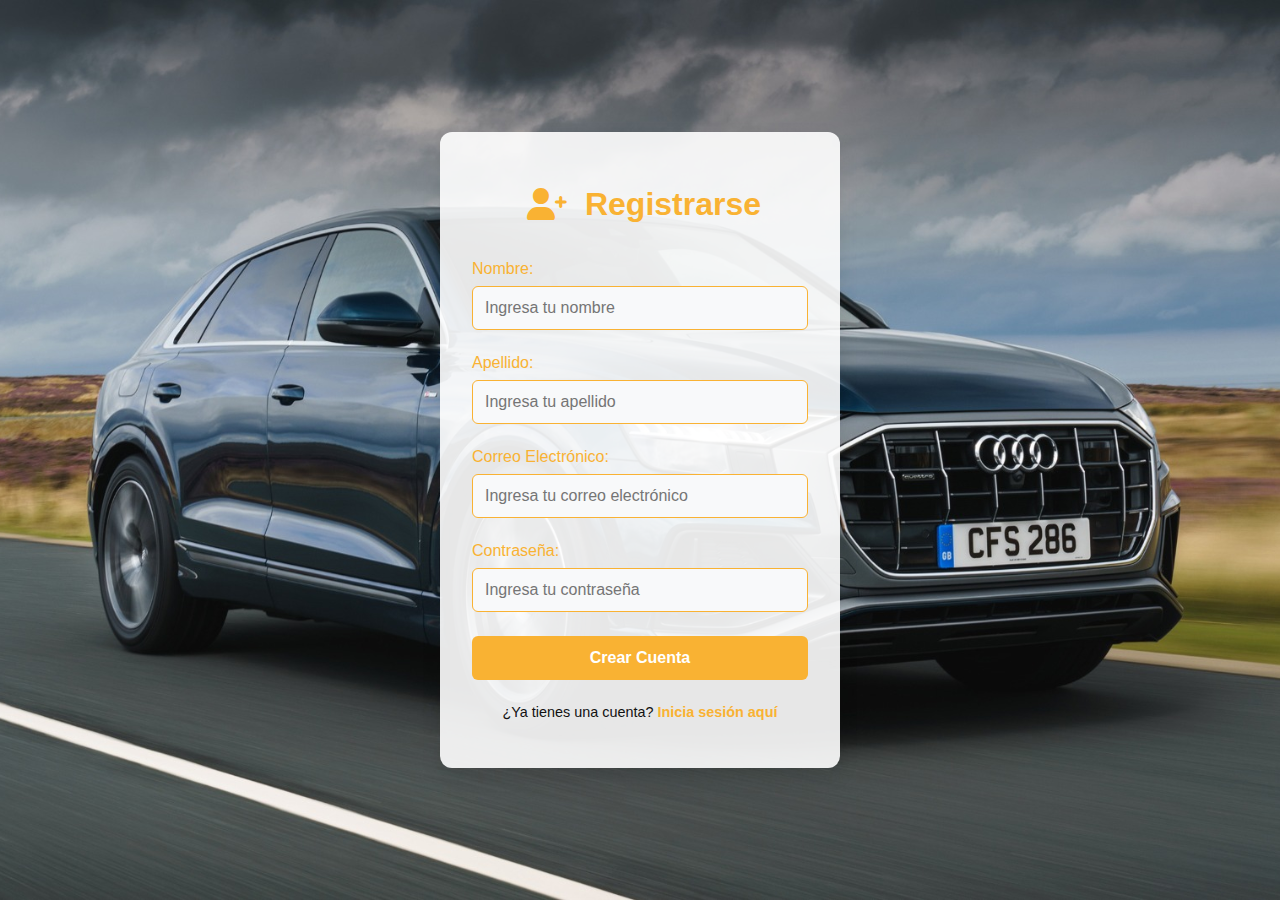
<file: app-Alquiler-Autos/vista/registro.html>
<!DOCTYPE html>
<html lang="es">

<head>
    <meta charset="UTF-8">
    <meta name="viewport" content="width=device-width, initial-scale=1.0">
    <title>Regístrate</title>
    <link rel="stylesheet" href="../estilos/estilos.css">
    <script src="https://ajax.googleapis.com/ajax/libs/jquery/3.6.0/jquery.min.js"></script>
    <link rel="stylesheet" href="https://cdnjs.cloudflare.com/ajax/libs/font-awesome/6.0.0-beta3/css/all.min.css">
</head>

<body class="registrate-body">
    <div class="registrate-container">
        <h2 class="registrate-title">
            <i class="fa fa-user-plus"></i> Registrarse
        </h2>
        <form id="registroForm" class="registrate-form">
            <!-- Campo oculto para la acción del formulario -->
            <input type="hidden" name="accion" value="registrarUsuario">

            <!-- Campo de Nombre -->
            <label class="registrate-label" for="nombre">Nombre:</label>
            <input type="text" id="nombre" name="nombre_Registro" class="registrate-input-field" placeholder="Ingresa tu nombre" required>

            <!-- Campo de Apellido -->
            <label class="registrate-label" for="apellido">Apellido:</label>
            <input type="text" id="apellido" name="apellido_Registro" class="registrate-input-field" placeholder="Ingresa tu apellido" required>

            <!-- Campo de Correo Electrónico -->
            <label class="registrate-label" for="email">Correo Electrónico:</label>
            <input type="email" id="email" name="correo_Registro" class="registrate-input-field" placeholder="Ingresa tu correo electrónico" required>

            <!-- Campo de Contraseña -->
            <label class="registrate-label" for="password">Contraseña:</label>
            <input type="password" id="password" name="clave_Registro" class="registrate-input-field" placeholder="Ingresa tu contraseña" required>

            <button type="submit" class="registrate-button">Crear Cuenta</button>
        </form>

        <p class="registrate-paragraph">¿Ya tienes una cuenta? <a href="login.html" class="registrate-link">Inicia sesión aquí</a></p>
    </div>   

    <script>
        $(document).ready(function() {
            $('#registroForm').on('submit', function(event) {
                event.preventDefault(); // Evita que se envíe el formulario de manera tradicional

                // Obtiene los datos del formulario
                var formData = $(this).serialize();

                $.ajax({
                    type: "POST",
                    url: "http://localhost/app-Alquiler-Autos/backend/apiRest.php", // Cambia a la ruta correcta
                    data: formData,
                    dataType: 'json',
                    success: function(respuesta) {
                        alert(respuesta.mensaje); 
                        // Redirige al usuario a login.html si la creación fue exitosa
                        if (respuesta.mensaje === 'Usuario creado exitosamente') {
                            window.location.href = "login.html"; // Cambia la ruta si es necesario
                        }
                    },
                    error: function(xhr, status, error) {
                        console.error('Error:', error);
                        alert('Hubo un error al registrar el usuario.');
                    }
                });
            });
        });
    </script>
</body>
</html>
</file>
<file: app-Alquiler-Autos/estilos/estilos.css>
/* Estilos generales */
* {
    margin: 0;
    padding: 0;
    box-sizing: border-box;
}

body {
    font-family: 'Arial', sans-serif;
}

.site-header {
    display: flex;
    justify-content: space-between;
    align-items: center;
    padding: 20px;
    background-color: #fff;
    border-bottom: 5px solid #f9b233;
}

.logo a {
    color: #111;
    font-size: 24px;
    text-decoration: none;
}

.nav-menu {
    position: relative;
}

.nav-menu ul {
    list-style: none;
    display: flex;
    flex-wrap: wrap;
}

.nav-menu li {
    margin: 0 20px;
}

.nav-menu a {
    color: #111;
    text-decoration: none;
    font-size: 18px;
}

.nav-menu a:hover {
    color: #f9b233;
}

/* Estilos de menú responsive */
.hamburger {
    display: none;
    flex-direction: column;
    cursor: pointer;
}

.hamburger div {
    width: 30px;
    height: 3px;
    background-color: #111;
    margin: 4px 0;
}

/* Sección de la imagen principal (hero) */
.hero-section {
    position: relative;
    width: 100%;
    height: 80vh; /* Altura ajustable */
    overflow: hidden;
}

.hero-section img {
    width: 100%;
    height: 100%;
    object-fit: cover;
    filter: brightness(0.5); /* Ajusta el brillo de la imagen */
}

.hero-text {
    position: absolute;
    top: 50%;
    left: 50%;
    transform: translate(-50%, -50%);
    color: white;
    text-align: center;
}

.hero-text h1 {
    font-size: 48px;
    font-weight: bold;
}

.hero-text p {
    font-size: 24px;
}

/* Footer Styles */
.site-footer {
    background-color: white;
    color: black;
    padding: 40px 20px;
    text-align: center;
    border-top: 5px solid #f9b233;
    position: relative;
    bottom: 0;
    width: 100%;
}

.footer-content p {
    margin: 0;
    font-size: 14px;
}

.footer-menu ul {
    list-style: none;
    padding: 0;
    margin-top: 10px;
}

.footer-menu li {
    display: inline;
    margin: 0 15px;
}

.footer-menu a {
    color: black;
    text-decoration: none;
}

.footer-menu a:hover {
    text-decoration: underline;
}

/* Estilos de las tarjetas */
.cards-container {
    display: flex;
    flex-wrap: wrap;
    justify-content: center;
    padding: 20px;
}

.card {
    background-color: white;
    border: 2px solid #f9b233;
    border-radius: 8px;
    margin: 15px;
    padding: 20px;
    text-align: center;
    transition: border 0.3s, box-shadow 0.3s;
    width: 300px; /* Ajusta el ancho según sea necesario */
    height: 400px; /* Ajusta la altura para uniformidad */
    display: flex;
    flex-direction: column;
    align-items: center;
    justify-content: space-between;
    overflow: hidden; /* Oculta el contenido que excede el contenedor */
}




.card img {
    width: 100%;
    height: 200px; /* Altura específica para las imágenes */
    object-fit: cover; /* Ajusta la imagen sin deformarla */
    border-radius: 8px;
}
/* Animación de borde al pasar el mouse */
.card:hover {
    border: 2px solid #f9b233; /* Color del borde al pasar el mouse */
    box-shadow: 0 4px 20px rgba(0, 0, 0, 0.1);
    transform: scale(1.05); /* Aumenta ligeramente el tamaño */
}

/* Estilo de texto dentro de la tarjeta */
.card h2, .card h4 {
    color: #111;
}

.title-container {
    text-align: center; /* Centra el texto */
    margin: 30px 0; /* Espacio superior e inferior */
    position: relative; /* Para agregar decoraciones */
}

.title-container h2 {
    display: inline-block;
    padding: 15px 30px; /* Espaciado más grande para hacerlo llamativo */
    font-size: 28px; /* Tamaño de fuente mayor */
    font-weight: bold;
    color: #f9b233; /* Color del texto similar al de los beneficios */
    background: linear-gradient(135deg, #fff, #f1f1f1); /* Degradado elegante */
    border-radius: 12px; /* Bordes redondeados */
    box-shadow: 0 4px 15px rgba(0, 0, 0, 0.1); /* Sombra sutil */
    letter-spacing: 1px; /* Espaciado entre letras */
    position: relative; /* Para añadir un pseudo-elemento decorativo */
    transition: transform 0.3s ease, box-shadow 0.3s ease; /* Transiciones para suavidad */
}

/* Animación al pasar el ratón */
.title-container h2:hover {
    transform: translateY(-5px); /* Eleva el título ligeramente */
    box-shadow: 0 8px 20px rgba(0, 0, 0, 0.15); /* Sombra más profunda */
}

.title-container h2:before {
    content: "";
    position: absolute;
    width: 100px; /* Anchura de la línea decorativa */
    height: 4px; /* Altura de la línea decorativa */
    background-color: #f9b233; /* Color del borde decorativo */
    top: 100%; /* Posición debajo del título */
    left: 50%;
    transform: translateX(-50%); /* Centrar la línea */
    margin-top: 10px; /* Espacio respecto al título */
    opacity: 0; /* Oculto por defecto */
    transition: opacity 0.3s ease; /* Transición de opacidad */
}

.title-container h2:after {
    content: "";
    position: absolute;
    width: 100px;
    height: 4px;
    background-color: #f9b233;
    bottom: 100%; /* Posiciona arriba del título */
    left: 50%;
    transform: translateX(-50%);
    margin-bottom: 10px;
    opacity: 0; /* Oculto por defecto */
    transition: opacity 0.3s ease;
}

.title-container h2:hover:before, 
.title-container h2:hover:after {
    opacity: 1; /* Aparece la línea decorativa al hacer hover */
}

/* Sección de beneficios */
.benefits-section {
    display: grid;
    grid-template-columns: repeat(2, 1fr);
    gap: 30px;
    padding: 40px;
    background-color: #f5f5dc; /* Fondo gris claro */
}

.benefit {
    background-color: white;
    padding: 30px;
    border-radius: 12px;
    position: relative;
    overflow: hidden;
    transition: all 0.4s ease;
    box-shadow: 0 6px 15px rgba(0, 0, 0, 0.1);
}

.benefit h3 {
    font-size: 22px;
    color: #f9b233;
    margin-bottom: 10px;
}

.benefit p {
    font-size: 16px;
    color: #333;
}

.benefit:before {
    content: "";
    position: absolute;
    top: 0;
    left: 0;
    width: 100%;
    height: 100%;
    border: 5px solid transparent;
    border-radius: 12px;
    transition: border-color 0.4s ease;
}

.benefit:hover:before {
    border-color: #f9b233; /* Bordes animados al hover */
}

.benefit:hover {
    transform: translateY(-5px);
    box-shadow: 0 10px 25px rgba(0, 0, 0, 0.2); /* Sombra aumentada */
}

/* Establecer z-index para asegurarse de que el menú esté por encima de otros elementos */
.nav-menu {
    position: relative;
    z-index: 10; /* Asegúrate de que el menú principal esté por encima de otros elementos */
}

.nav-menu ul .submenu {
    display: none;
    position: absolute;
    background-color: #fff;
    list-style: none;
    padding: 10px;
    border-radius: 5px;
    box-shadow: 0 4px 10px rgba(0, 0, 0, 0.1);
    top: 100%;
    left: -120px;
    z-index: 20; /* Asegúrate de que el submenú esté por encima de los demás elementos */
}

/* Asegurarse de que el padre sea relativo */
.perfil-menu {
    position: relative;
    z-index: 10;
}

/* Mostrar el submenú al pasar el ratón sobre "Perfil" */
.nav-menu li:hover .submenu {
    display: block;
}
.submenu {
    display: none;
    position: absolute;
    background-color: #fff;
    list-style: none;
    padding: 15px; /* Aumentar el padding para hacerlo más grande */
    border-radius: 5px;
    box-shadow: 0 4px 10px rgba(0, 0, 0, 0.1);
    top: 100%;
    left: -70px;
    z-index: 20; /* Asegúrate de que el submenú esté por encima de los demás elementos */
    width: 200px; /* Ajusta el ancho según sea necesario */
}


/* Estilo para los enlaces dentro del submenú */
.submenu li {
    margin: 15px 0; /* Aumentar el margen entre los elementos */
}

.submenu li a {
    color: #111;
}

/* Media Queries para Responsividad */
@media (max-width: 768px) {
    .nav-menu ul {
        flex-direction: column; /* Cambiar a columna en pantallas pequeñas */
        display: none; /* Ocultar menú por defecto */
    }

    .nav-menu.active ul {
        display: flex; /* Mostrar menú si la clase activa está presente */
    }

    .hamburger {
        display: flex; /* Mostrar el botón de menú */
    }
    .submenu {
        display: none; /* Ocultar submenú por defecto */
    }

    .perfil-menu.active .submenu {
        display: block; /* Mostrar submenú si el padre está activo */
    }

    .hero-section {
        height: 60vh; /* Altura ajustable en pantallas pequeñas */
    }

    .hero-text h1 {
        font-size: 30px; /* Tamaño de fuente menor */
    }

    .hero-text p {
        font-size: 18px; /* Tamaño de fuente menor */
    }

    .cards-container {
        flex-direction: column; /* Tarjetas en columna */
    }

    .card {
        width: 90%; /* Ancho de tarjeta más ajustado */
    }

    .benefits-section {
        grid-template-columns: 1fr; /* Una columna en pantallas pequeñas */
    }
}

/* Para pantallas más pequeñas */
@media (max-width: 480px) {
    .hero-text h1 {
        font-size: 24px; /* Más pequeño */
    }

    .hero-text p {
        font-size: 16px; /* Más pequeño */
    }

    .card h2 {
        font-size: 20px; /* Más pequeño */
    }

    .card h4 {
        font-size: 16px; /* Más pequeño */
    }

    .nav-menu a {
        font-size: 16px; /* Más pequeño */
    }

    .footer-content p {
        font-size: 12px; /* Más pequeño */
    }

    .footer-menu a {
        font-size: 14px; /* Más pequeño */
    }
}
.benefit h3 {
    font-size: 22px;
    color: #f9b233;
    margin-bottom: 10px;
    display: flex; /* Alineación horizontal */
    align-items: center; /* Centra verticalmente */
}

.benefit h3 i {
    margin-right: 10px; /* Espacio entre el ícono y el texto */
    font-size: 28px; /* Tamaño del ícono */
    color: #f9b233; /* Color del ícono */
}

/*-------------------INICIA EL LOGIN----------------------*/

/* Estilos generales para el cuerpo del login */
.login-body {
    font-family: 'Arial', sans-serif;
    background: url('../Imagenes/carro-login.jpg') no-repeat center center fixed; /* Ruta a la imagen de fondo */
    background-size: cover; /* La imagen cubre toda la pantalla */
    margin: 0;
    padding: 0;
    display: flex;
    justify-content: center;
    align-items: center;
    height: 100vh;
    background-blend-mode: overlay; /* Mezcla de colores suave */
}

/* Estilos para el contenedor de login */
.login-container {
    background-color: rgba(255, 255, 255, 0.9); /* Fondo translúcido */
    padding: 3rem 2rem;
    border-radius: 12px;
    box-shadow: 0 8px 20px rgba(0, 0, 0, 0.1);
    width: 350px;
    transition: transform 0.3s ease;
    margin-left: 800px; /* Ajuste por defecto para pantallas grandes */
}

/* Responsive: Ajustar el contenedor en dispositivos más pequeños */
@media (max-width: 1024px) {
    .login-container {
        margin-left: 400px; /* Ajusta el margen para pantallas medianas */
    }
}

@media (max-width: 768px) {
    .login-container {
        margin-left: 0; /* Centra el contenedor para pantallas más pequeñas */
        width: 80%; /* Aumenta el ancho para que sea más flexible */
    }
}

@media (max-width: 480px) {
    .login-container {
        margin-left: 0; /* Centra el contenedor */
        width: 90%; /* Casi todo el ancho de la pantalla en móviles */
        padding: 2rem 1rem; /* Ajuste del padding en móviles */
    }
}

/* Estilos para el título */
.login-title {
    text-align: center;
    margin-bottom: 2rem;
    font-size: 2rem;
    color: #f9b233;
    display: flex;
    justify-content: center;
    align-items: center;
}

.login-title i {
    margin-right: 10px;
    color: #f9b233;
  
    padding: 0.5rem;
    border-radius: 50%;
}

/* Estilos para el formulario */
.login-form {
    display: flex;
    flex-direction: column;
}

/* Estilos para las etiquetas */
.login-label {
    margin-bottom: 0.5rem;
    color: #f9b233;
}
/* Contenedor del formulario de login */
.login-form-container {
    width: 400px; /* Ajusta el tamaño del formulario */
    padding: 30px;
    background-color: rgba(255, 255, 255, 0.8); /* Fondo blanco semi-transparente */
    border-radius: 8px;
    box-shadow: 0 4px 15px rgba(0, 0, 0, 0.1);
    position: relative; /* Importante para posicionar el enlace */
}

/* Estilos para el enlace de "Olvidaste tu contraseña" */
.forgot-password {
    position: absolute;
    top: 10px; /* Ajusta según la necesidad */
    right: 10px; /* Ajusta según la necesidad */
    font-size: 14px;
    color: #f9b233; /* Mismo color que el botón */
    text-decoration: none;
}

.forgot-password:hover {
    text-decoration: underline;
    color: #d89220; /* Cambia el color al pasar el ratón */
}




/* Estilos para los campos de entrada del login */
.login-input-field {
    padding: 0.75rem;
    margin-bottom: 1.5rem;
    border: 1px solid #f9b233; /* Borde con contraste para mejor visibilidad */
    border-radius: 6px;
    background-color: #F8F9FA; /* Fondo gris claro para mayor visibilidad */
    font-size: 1rem;
    color: #f9b233;
    transition: box-shadow 0.3s ease, background-color 0.3s ease;
}

/* Estilos al enfocar el campo de entrada del login */
.login-input-field:focus {
    outline: none;
    box-shadow: 0 0 5px rgba(0, 90, 148, 0.6);
    background-color: #FFF; /* Fondo blanco al enfocar */
}

/* Estilos para el botón */
.login-button {
    padding: 0.8rem;
    background-color: #f9b233;
    color: white;
    font-weight: bold;
    border: none;
    border-radius: 6px;
    cursor: pointer;
    font-size: 1rem;
    transition: background-color 0.3s ease;
}

.login-button:hover {
    background-color: #3E4E71;
}

/* Estilos para el texto del párrafo */
.login-paragraph {
    text-align: center;
    margin-top: 1.5rem;
    font-size: 0.9rem;
    color: #111;
}

/* Estilos para los enlaces */
.login-link {
    color: #f9b233;
    text-decoration: none;
    font-weight: bold;
    transition: color 0.3s ease;
}

.login-link:hover {
    color: #f9b233;
    text-decoration: underline;
}
/*-------------------FINALIZA EL LOGIN----------------------*/

/*-------------------INICIA EL REGISTRO----------------------*/

/* Estilos generales para el cuerpo del registro */
.registrate-body {
    font-family: 'Arial', sans-serif;
    background: url('../Imagenes/carro-registro.jpg') no-repeat center center fixed; /* Ruta a la imagen de fondo */
    background-size: cover; /* La imagen cubre toda la pantalla */
    margin: 0;
    padding: 0;
    display: flex;
    justify-content: center;
    align-items: center;
    height: 100vh;
    background-blend-mode: overlay; /* Mezcla de colores suave */
}

/* Estilos para el contenedor de registro */
.registrate-container {
    background-color: rgba(255, 255, 255, 0.9); /* Fondo translúcido */
    padding: 3rem 2rem;
    border-radius: 12px;
    box-shadow: 0 8px 20px rgba(0, 0, 0, 0.1);
    width: 400px;
    transition: transform 0.3s ease;
    margin: auto; /* Centrar horizontalmente */
}


/* Responsive: Ajustar el contenedor en dispositivos más pequeños */
@media (max-width: 1024px) {
    .registrate-container {
        margin-left: 400px; /* Ajusta el margen para pantallas medianas */
    }
}

@media (max-width: 768px) {
    .registrate-container {
        margin-left: 0; /* Centra el contenedor para pantallas más pequeñas */
        width: 80%; /* Aumenta el ancho para que sea más flexible */
    }
}

@media (max-width: 480px) {
    .registrate-container {
        margin-left: 0; /* Centra el contenedor */
        width: 90%; /* Casi todo el ancho de la pantalla en móviles */
        padding: 2rem 1rem; /* Ajuste del padding en móviles */
    }
}

/* Estilos para el título */
.registrate-title {
    text-align: center;
    margin-bottom: 2rem;
    font-size: 2rem;
    color: #f9b233;
    display: flex;
    justify-content: center;
    align-items: center;
}

.registrate-title i {
    margin-right: 10px;
    color: #f9b233;
   
    padding: 0.5rem;
    border-radius: 50%;
}

/* Estilos para el formulario */
.registrate-form {
    display: flex;
    flex-direction: column;
}

/* Estilos para las etiquetas */
.registrate-label {
    margin-bottom: 0.5rem;
    color: #f9b233;
}

/* Estilos para los campos de entrada */
.registrate-input-field {
    padding: 0.75rem;
    margin-bottom: 1.5rem;
    border: 1px solid #f9b233;
    border-radius: 6px;
    background-color: #F8F9FA;
    font-size: 1rem;
    color: #111;
    transition: box-shadow 0.3s ease, background-color 0.3s ease;
}

.registrate-input-field:focus {
    outline: none;
    box-shadow: 0 0 5px rgba(0, 90, 148, 0.6);
    background-color: #FFF; /* Fondo blanco al enfocar */
}

/* Estilos para el botón */
.registrate-button {
    padding: 0.8rem;
    background-color: #f9b233;
    color: white;
    font-weight: bold;
    border: none;
    border-radius: 6px;
    cursor: pointer;
    font-size: 1rem;
    transition: background-color 0.3s ease;
}

.registrate-button:hover {
    background-color: #3E4E71;
}

/* Estilos para el texto del párrafo */
.registrate-paragraph {
    text-align: center;
    margin-top: 1.5rem;
    font-size: 0.9rem;
    color: #111;
}

/* Estilos para los enlaces */
.registrate-link {
    color: #f9b233;
    text-decoration: none;
    font-weight: bold;
    transition: color 0.3s ease;
}

.registrate-link:hover {
    color: #3E4E71;
    text-decoration: underline;
}
/*-------------------FINALIZA EL REGISTRO----------------------*/

/* Estilos del contenedor de recuperación de contraseña */
.recover-password-form {
    background-color: #fff;
    padding: 40px;
    border-radius: 10px;
    box-shadow: 0 4px 10px rgba(0, 0, 0, 0.1);
    max-width: 400px;
    width: 100%;
    text-align: center;
}

.recover-password-form h2 {
    font-size: 24px;
    color: #333;
    margin-bottom: 20px;
}

.recover-password-form label {
    display: block;
    text-align: left;
    margin-bottom: 10px;
    font-size: 16px;
    color: #555;
}

.recover-password-form input[type="email"] {
    width: 100%;
    padding: 12px;
    margin-bottom: 20px;
    border: 1px solid #ddd;
    border-radius: 5px;
    font-size: 16px;
}

.recover-password-form button {
    background-color: #f9b233;
    color: white;
    padding: 12px;
    width: 100%;
    border: none;
    border-radius: 5px;
    font-size: 16px;
    cursor: pointer;
    transition: background-color 0.3s ease;
}

.recover-password-form button:hover {
    background-color: #e5a022;
}

/* Estilo para el mensaje de respuesta */
#message {
    margin-top: 20px;
    font-size: 14px;
    color: #333;
}
.reset-password-input {
    width: 100%; /* Ajusta a todo el ancho del contenedor */
    padding: 10px; /* Añade algo de espacio interno */
    margin-bottom: 20px;
    font-size: 16px; /* Ajusta el tamaño de la fuente */
    border: 1px solid #ccc; /* Añade un borde */
    border-radius: 4px; /* Bordes redondeados */
}


/* Estilos de filtros */
.filter-container {
    display: flex;
    flex-wrap: wrap;
    gap: 15px;
    padding: 20px;
    background-color: #fff;
    border-radius: 8px;
    box-shadow: 0 4px 15px rgba(0, 0, 0, 0.1);
    width: fit-content; /* Ajusta el ancho al contenido */
    margin: 0 auto; /* Centra el contenedor horizontalmente */
}


.filter-item {
    position: relative;
    display: flex;
    align-items: center;
    padding: 10px 15px;
    border: 1px solid #f9b233;
    border-radius: 8px;
    background-color: #f5f5dc; /* Fondo suave */
    color: #111;
    transition: all 0.3s ease;
    font-size: 16px;
    cursor: pointer;
}

.filter-item:hover {
    background-color: #f9b233;
    color: #fff;
    box-shadow: 0 6px 20px rgba(0, 0, 0, 0.1);
}

.filter-item input[type="checkbox"], 
.filter-item input[type="radio"] {
    margin-right: 8px;
    accent-color: #f9b233; /* Color personalizado para el checkbox/radio */
    transform: scale(1.1);
}

.filter-item select {
    border: 1px solid #ddd;
    padding: 8px 12px;
    border-radius: 5px;
    background-color: #fff;
    color: #111;
    transition: border-color 0.3s ease;
}

.filter-item select:focus {
    border-color: #f9b233;
    outline: none;
}

.apply-filters-btn {
    margin-top: 15px;
    padding: 12px 20px;
    font-size: 16px;
    background-color: #f9b233;
    color: #fff;
    border: none;
    border-radius: 8px;
    cursor: pointer;
    transition: background-color 0.3s ease, box-shadow 0.3s ease;
}

.apply-filters-btn:hover {
    background-color: #f7a723;
    box-shadow: 0 6px 20px rgba(0, 0, 0, 0.15);
}

/* Estilo base para el botón */
.restablecerFiltros {
    background-color: white; /* Color de fondo */
    color: #f9b233; /* Color del texto */
    border: 1px solid #f9b233; /* Borde del botón */
    border-radius: 5px; /* Bordes redondeados */
    padding: 10px 20px; /* Espaciado interno */
    font-size: 16px; /* Tamaño de fuente */
    cursor: pointer; /* Cambia el cursor al pasar el mouse */
    transition: background-color 0.3s, transform 0.2s; /* Transiciones suaves */
}

/* Efecto al pasar el mouse (hover) */
.restablecerFiltros:hover {
    background-color: white; /* Color de fondo al pasar el mouse */
    box-shadow: 0 4px 8px rgba(0, 0, 0, 0.2); /* Sombra del botón */
}

/* Efecto al hacer clic (active) */
.restablecerFiltros:active {
    transform: scale(0.95); /* Reduce el tamaño al hacer clic */
    box-shadow: 0 2px 4px rgba(0, 0, 0, 0.2); /* Sombra más pequeña al hacer clic */
}
</file>
<file: app-Alquiler-Autos/estilos/estilosAdmin.css>
body {
    margin: 0;
    padding: 0;
    font-family: 'Arial', sans-serif;
    background-color: #f5f5f5;
    min-height: 100vh;
    display: flex;
    flex-direction: column;
    overflow-x: hidden;
}

/* Header */
.header-section {
    background-color: #333;
    color: white;
    display: flex;
    justify-content: space-between;
    align-items: center;
    padding: 15px 30px;
    flex-wrap: wrap;
}

.header-left h1 {
    display: flex;
    align-items: center;
    font-size: 24px;
}

.icono-carro {
    margin-right: 10px;
    height: 40px;
}

.header-right ul {
    list-style: none;
    margin: 0;
    padding: 0;
    display: flex;
    gap: 20px;
}

.header-right ul li a {
    text-decoration: none;
    color: white;
    font-weight: bold;
}

.header-right ul li a:hover {
    color: #ddd;
}

/* Sección principal */
.admin-main-section {
    padding: 40px;
    text-align: center;
    margin-bottom: 80px;
    flex-grow: 1;
}

.admin-dashboard h2 {
    font-size: 28px;
    color: #333;
}

.admin-dashboard p {
    font-size: 18px;
    color: #666;
}

/* Tarjetas del panel */
.admin-card-container {
    display: flex;
    justify-content: space-around;
    margin-top: 30px;
}

.admin-card {
    background-color: white;
    border-radius: 10px;
    box-shadow: 0 4px 8px rgba(0, 0, 0, 0.1);
    width: 30%;
    padding: 20px;
    text-align: left;
}

.admin-card h3, h3 {
    font-size: 20px;
    color: #333;
}

.admin-card p {
    font-size: 16px;
    color: #666;
}

/*boton de ver contraseña*/

.password-container {
    position: relative;
}

#togglePassword {
    position: absolute;
    right: 10px;
    top: 50%;
    transform: translateY(-50%);
    cursor: pointer;
}


/*finaliza*/

.admin-button, .registrate-button {
    margin-top: 15px;
    padding: 10px 15px;
    background-color: #007bff;
    color: white;
    border: none;
    border-radius: 5px;
    cursor: pointer;
    font-size: 16px;
    transition: background-color 0.3s ease;
}

.admin-button:hover, .registrate-button:hover {
    background-color: #555;
}

/* Formulario de registro */
.formulario-contenedor {
    background-color: #fff;
    padding: 20px;
    border-radius: 10px;
    box-shadow: 0 0 10px rgba(0, 0, 0, 0.1);
    max-width: 500px;
    margin: 0 auto;
}

.form-group {
    margin-bottom: 15px;
    text-align: left;
}

.form-group label {
    display: block;
    margin-bottom: 5px;
    font-weight: bold;
    color: #333;
}

.form-group input,
.form-group select {
    width: 100%;
    padding: 10px;
    font-size: 16px;
    border: 1px solid #ccc;
    border-radius: 5px;
    box-sizing: border-box;
}

.form-group input:focus,
.form-group select:focus {
    border-color: #007bff;
    outline: none;
}

/* Estilos para una tabla elegante */
.usuarios-lista {
    margin-top: 40px;
    background-color: #fff;
    padding: 20px;
    border-radius: 10px;
    box-shadow: 0 4px 8px rgba(0, 0, 0, 0.1);
}

.usuarios-lista table {
    width: 100%;
    border-collapse: collapse;
    font-size: 16px;
    color: #333;
}

.usuarios-lista th,
.usuarios-lista td {
    padding: 15px;
    border-bottom: 1px solid #ddd;
    border-right: 1px solid #ddd;
    text-align: left;
}

.usuarios-lista th {
    background-color: #333;
    color: white;
    font-weight: bold;
}

.usuarios-lista td {
    background-color: #f9f9f9;
}

.usuarios-lista tr:hover td {
    background-color: #f1f1f1;
    cursor: pointer;
}

/* Para el botón dentro de la tabla */
.usuarios-lista button {
    padding: 8px 12px;
    border: none;
    border-radius: 5px;
    cursor: pointer;
    font-size: 14px;
    transition: background-color 0.3s ease;
}

/*buscar y el boton crear empleado*/
.acciones-contenedor {
    display: flex;
    align-items: center;
    gap: 10px;
    justify-content: center;
    margin-bottom: 20px;
}

.acciones-contenedor input[type="text"] {
    width: 250px;
    padding: 10px;
    font-size: 16px;
    border: 1px solid #ccc;
    border-radius: 6px 0 0 6px;
    outline: none;
    box-shadow: inset 0 1px 3px rgba(0, 0, 0, 0.1);
}

.search-button, #crearEmpleadoBtn {
    padding: 10px 15px;
    font-size: 16px;
    background-color: #007bff;
    color: white;
    border: none;
    border-radius: 6px;
    cursor: pointer;
    font-weight: bold;
    transition: background-color 0.3s ease;
}

.search-button:hover, #crearEmpleadoBtn:hover {
    background-color: #0056b3;
}

/* Icono de usuario y papelera en las acciones */
.editar-btn, .eliminar-btn {
    background: none;
    border: none;
    cursor: pointer;
    font-size: 18px;
    margin: 0 5px;
    transition: color 0.3s;
}

.editar-btn {
    color: #007bff;
}

.eliminar-btn {
    color: #dc3545;
}

.editar-btn:hover, .eliminar-btn:hover {
    color: black;
}

/* Footer */
.footer-section {
    background-color: #333;
    color: white;
    text-align: center;
    padding: 15px;
    width: 100%;
    margin-top: auto;
    position: relative;
}

/* Media queries para hacer el header responsive */
@media (max-width: 768px) {
    .header-section {
        flex-direction: column;
        padding: 10px;
    }

    .header-right ul {
        flex-direction: column;
        align-items: center;
        gap: 10px;
    }
}

@media (max-width: 480px) {
    .header-left h1 {
        font-size: 20px;
    }

    .icono-carro {
        height: 30px;
    }

    .header-right ul li a {
        font-size: 14px;
    }
}

/* Estilos del Modal */
.modal {
    display: none;
    position: fixed;
    z-index: 1;
    left: 0;
    top: 0;
    width: 100%;
    height: 100%;
    background-color: rgba(0, 0, 0, 0.5);
    display: flex;
    justify-content: center;
    align-items: center;
    backdrop-filter: blur(5px);
    animation: fadeIn 0.3s ease-in-out;
}

@keyframes fadeIn {
    from { opacity: 0; }
    to { opacity: 1; }
}

.modal-content {
    position: relative;
    background-color: #ffffff;
    border-radius: 15px;
    box-shadow: 0 8px 16px rgba(0, 0, 0, 0.1);
    padding: 20px;
    text-align: center;
}


.close-btn {
    position: absolute;
    top: 10px;
    right: 10px;
    font-size: 30px;
    color: #ff4081;
    cursor: pointer;
}

.close-btn:hover {
    color: #ff4081;
}
</file>
